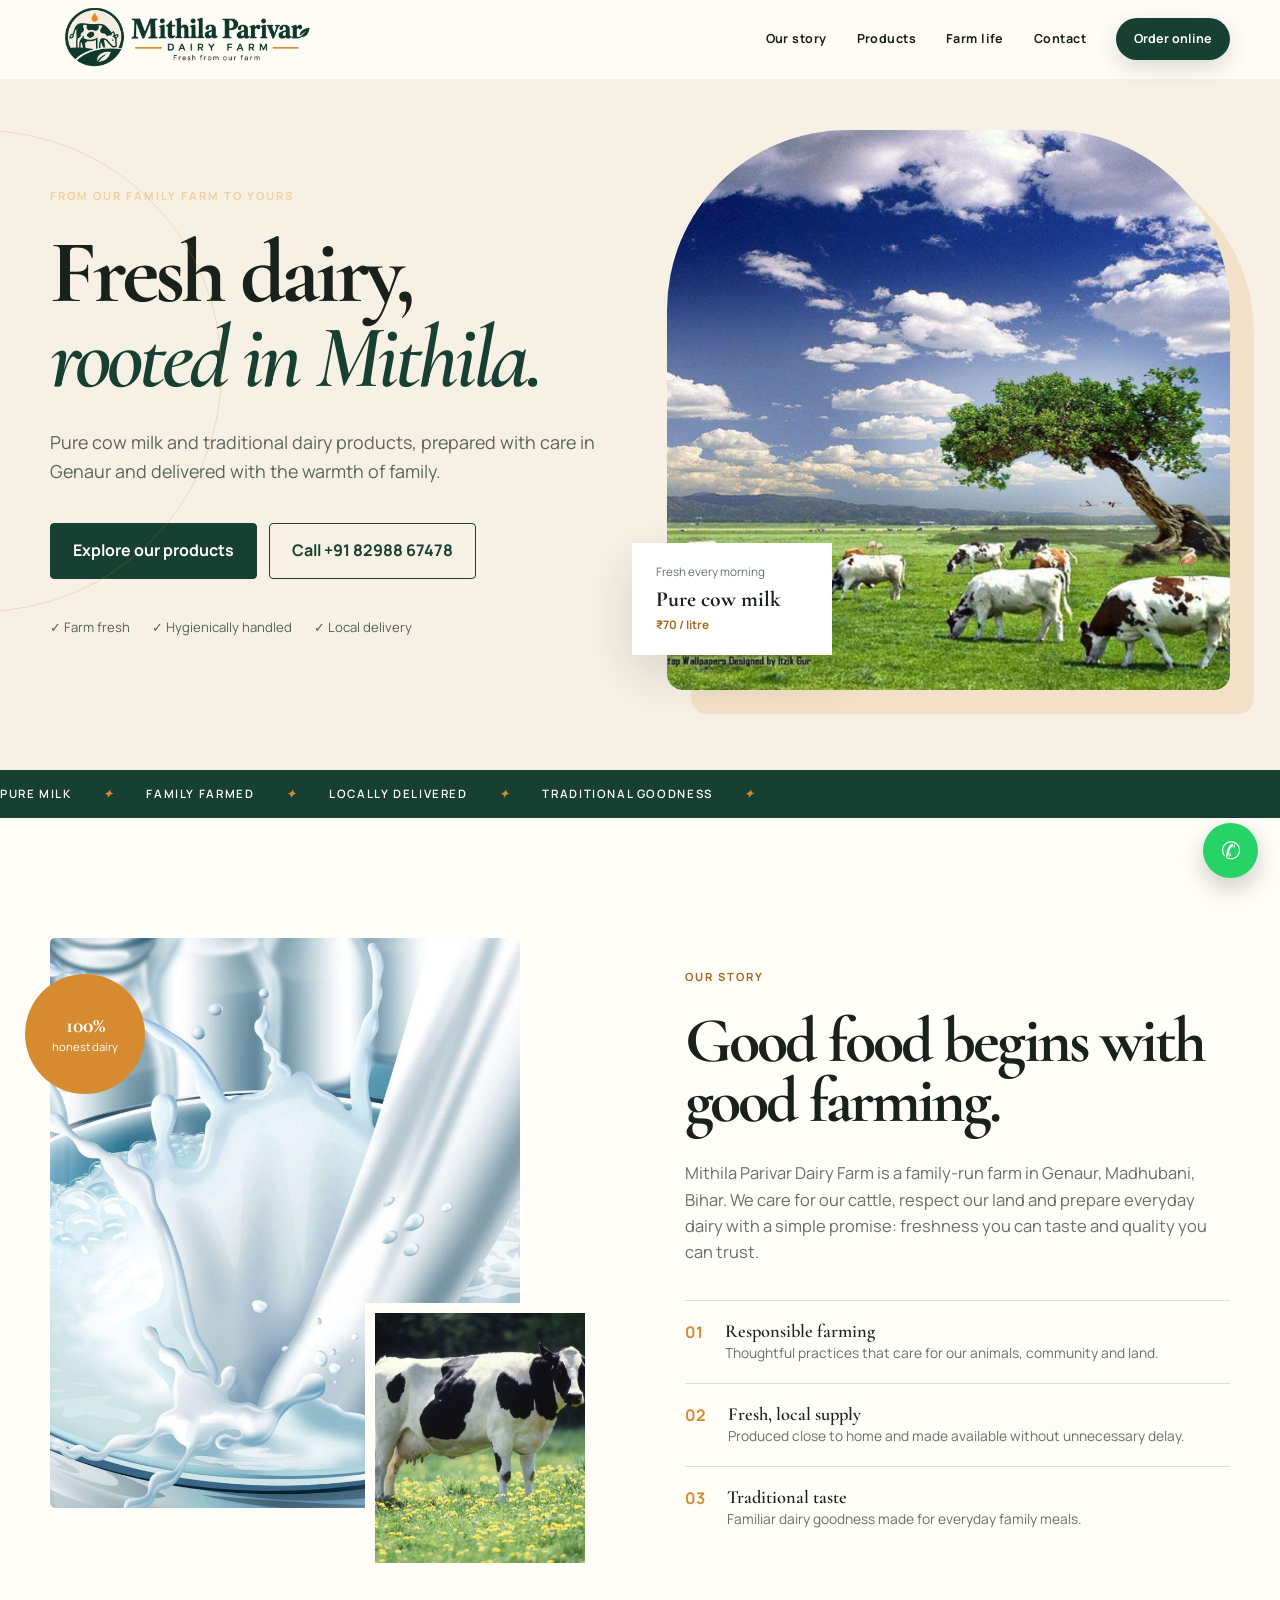
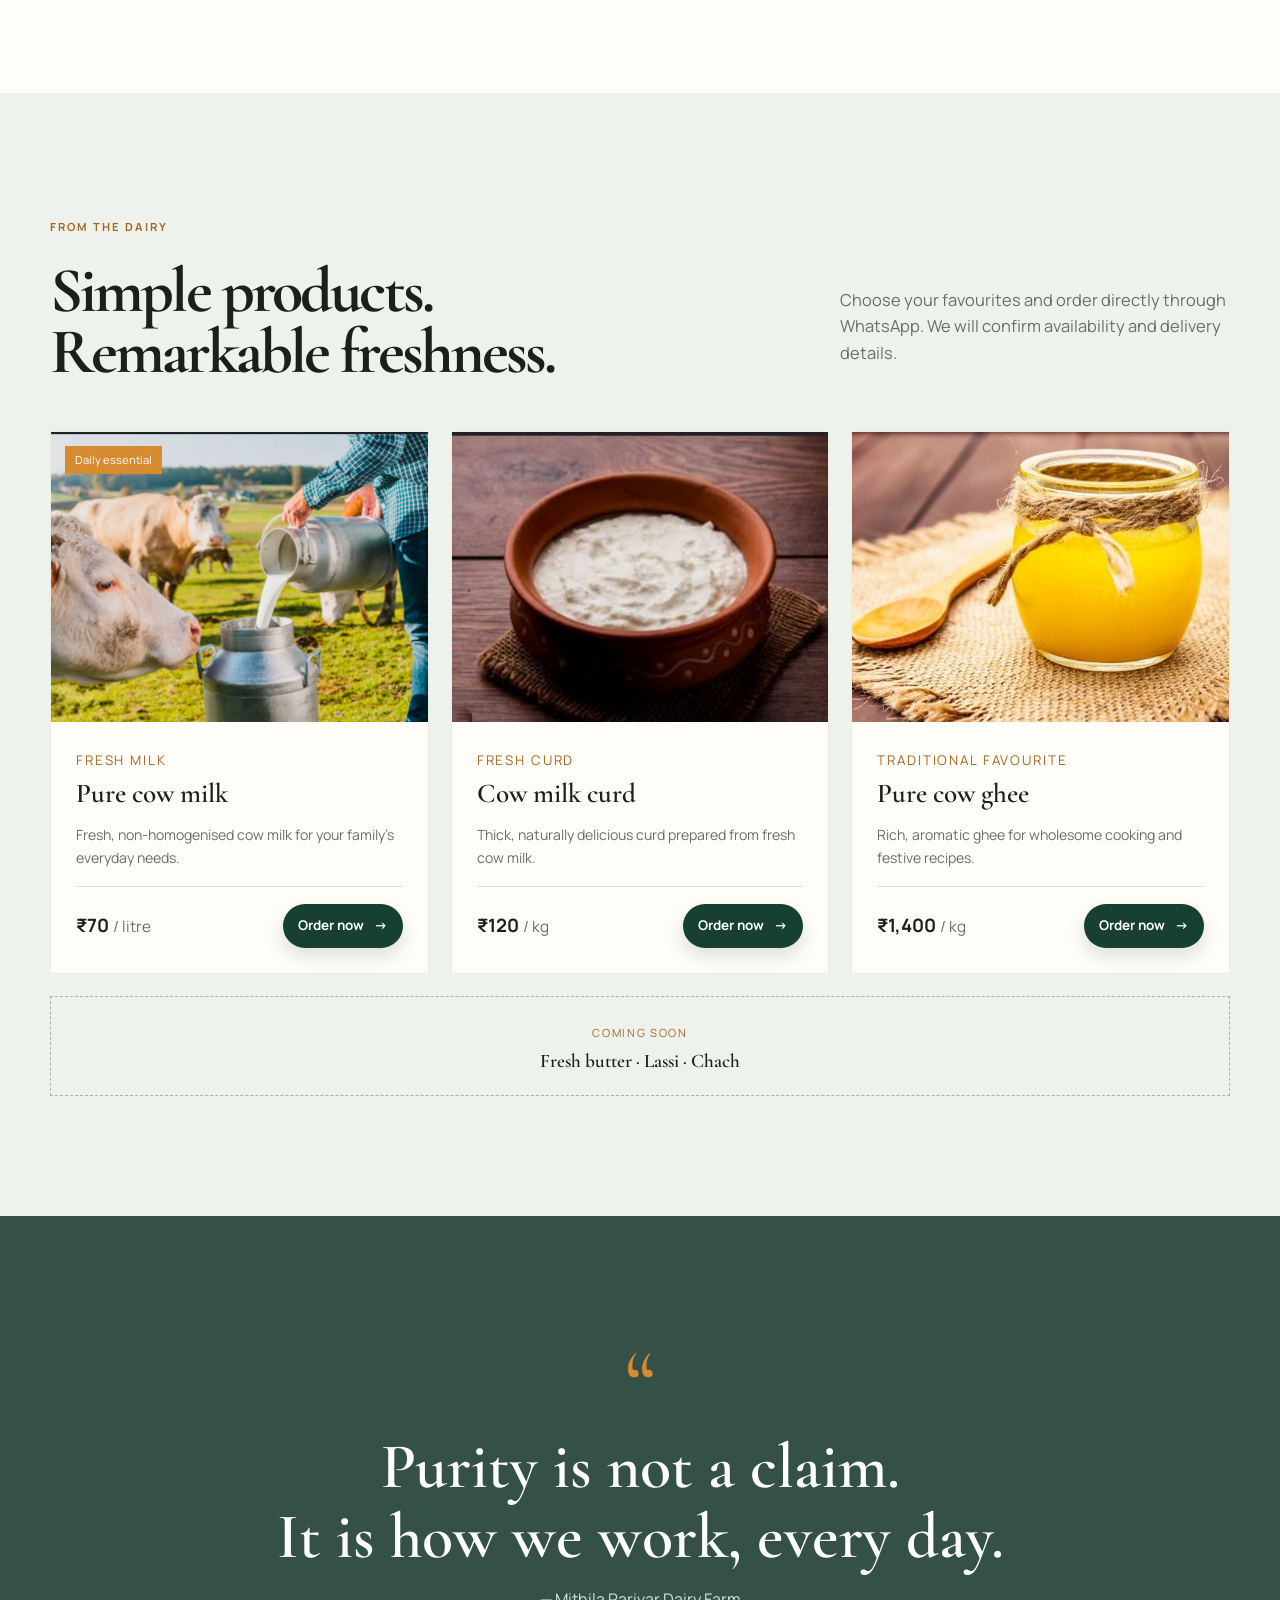
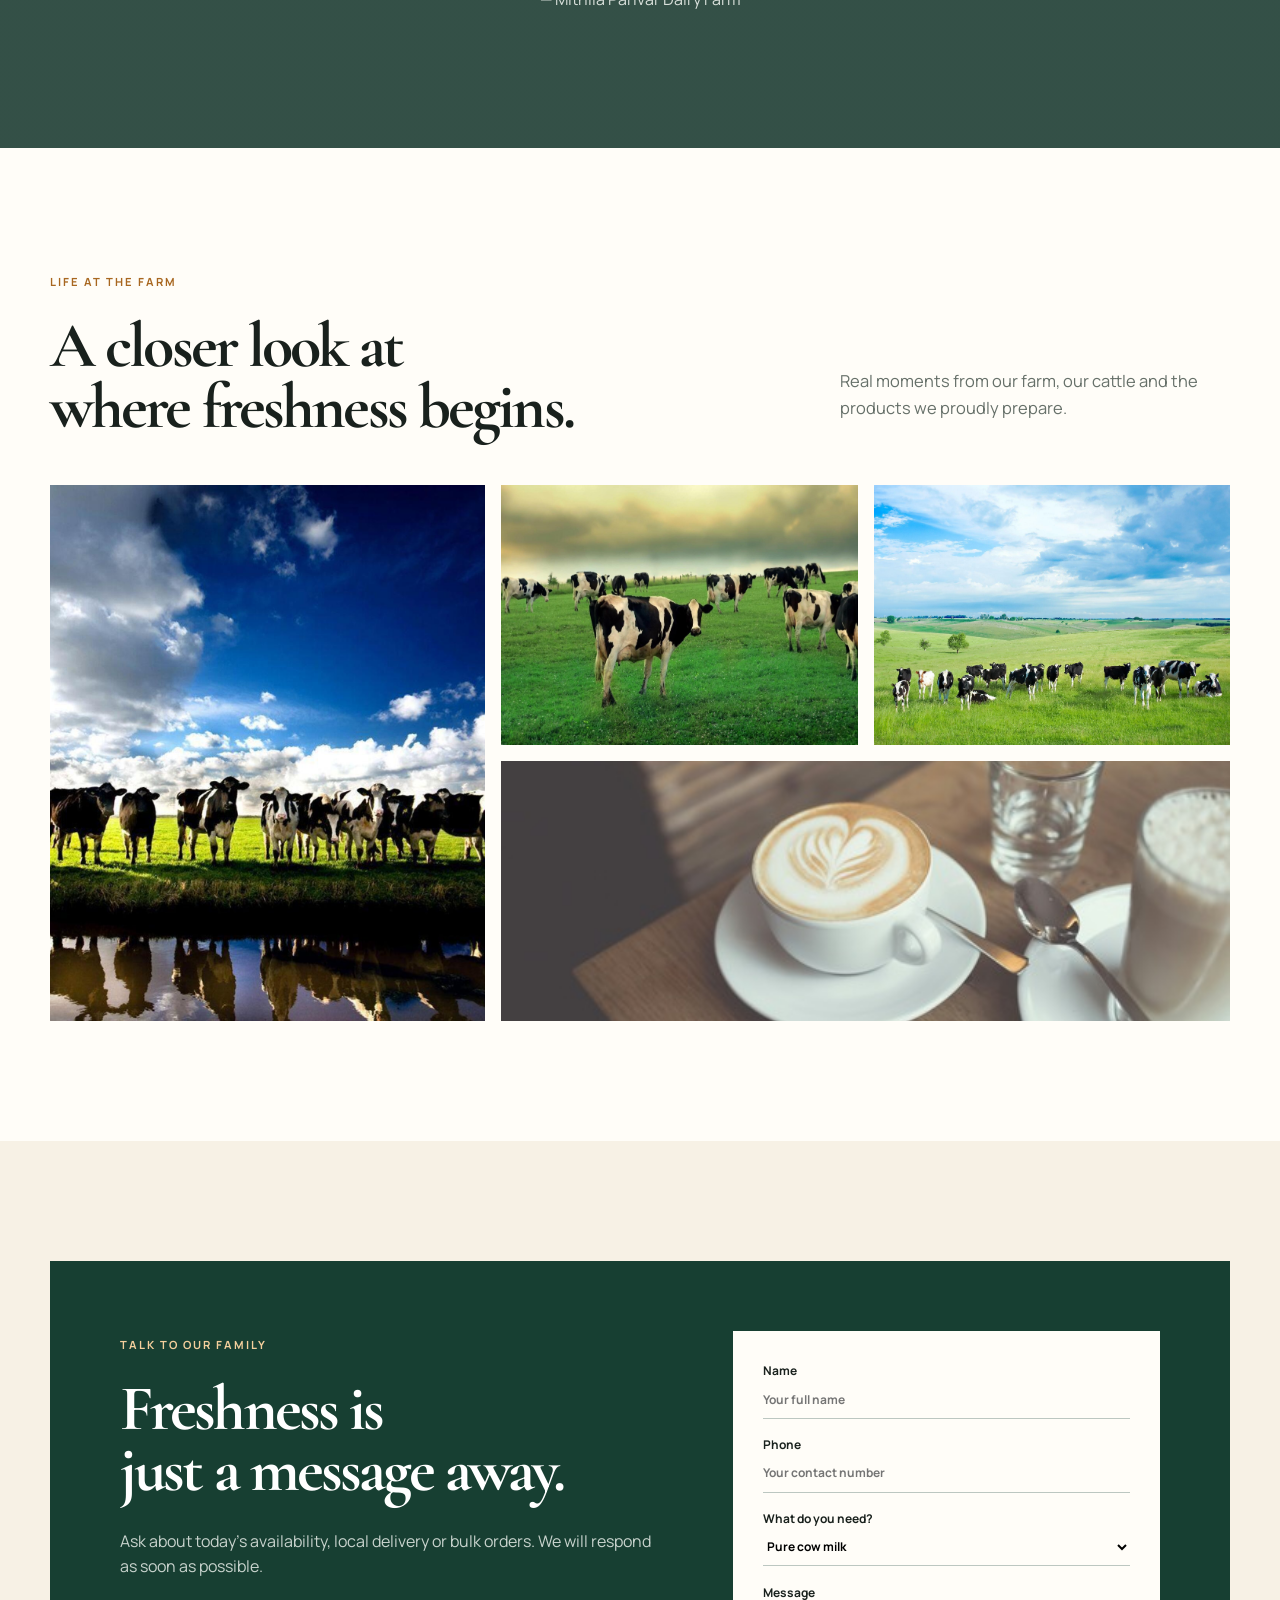
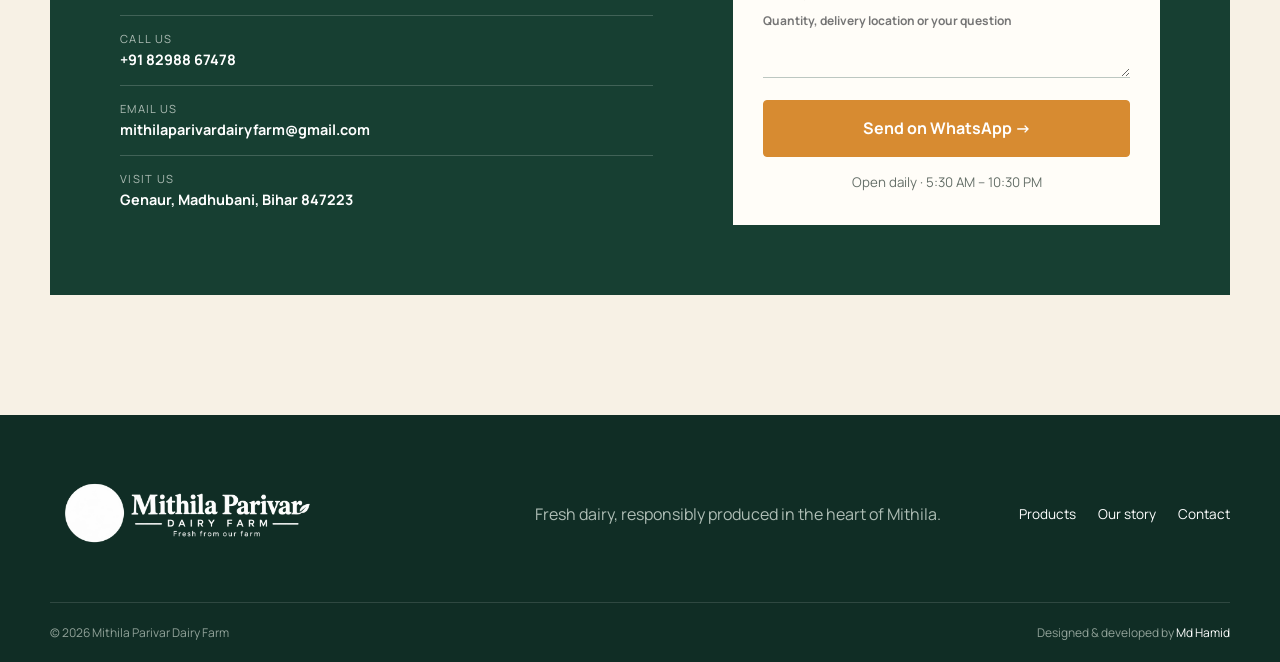
<file: index.html>
<!doctype html><html lang="en"><head><meta charset="utf-8"><meta name="viewport" content="width=device-width,initial-scale=1"><meta name="description" content="Farm-fresh milk, curd and ghee from Mithila Parivar Dairy Farm in Genaur, Madhubani."><meta name="theme-color" content="#173f32"><link rel="icon" type="image/png" href="favicon.png"><title>Mithila Parivar Dairy Farm | Pure goodness, delivered fresh</title><link rel="preconnect" href="https://fonts.googleapis.com"><link rel="preconnect" href="https://fonts.gstatic.com" crossorigin><link href="https://fonts.googleapis.com/css2?family=Cormorant+Garamond:wght@600;700&family=Manrope:wght@400;500;600;700;800&display=swap" rel="stylesheet"><link rel="stylesheet" href="style.css"></head><body>
<a class="skip" href="#main">Skip to content</a><header class="header"><nav class="nav wrap" aria-label="Main navigation"><a class="brand" href="#home"><img class="brand-lockup" src="logo-website.png" alt="Mithila Parivar Dairy Farm — Fresh from our farm"></a><button class="menu" aria-label="Open navigation" aria-expanded="false"><span></span><span></span><span></span></button><div class="navlinks"><a href="#about">Our story</a><a href="#products">Products</a><a href="#gallery">Farm life</a><a href="#contact">Contact</a><a class="nav-cta" href="order.html">Order online</a></div></nav></header>
<main id="main"><section class="hero" id="home"><div class="hero-bg"></div><div class="wrap hero-grid"><div class="hero-copy reveal"><span class="eyebrow">From our family farm to yours</span><h1>Fresh dairy,<br><em>rooted in Mithila.</em></h1><p>Pure cow milk and traditional dairy products, prepared with care in Genaur and delivered with the warmth of family.</p><div class="actions"><a class="btn primary" href="#products">Explore our products</a><a class="btn ghost" href="tel:+918298867478">Call +91 82988 67478</a></div><div class="trust"><span>✓ Farm fresh</span><span>✓ Hygienically handled</span><span>✓ Local delivery</span></div></div><div class="hero-visual reveal"><img src="Home1.jpg" alt="Cows at Mithila Parivar Dairy Farm"><div class="floating-card"><span>Fresh every morning</span><b>Pure cow milk</b><small>₹70 / litre</small></div></div></div></section>
<section class="marquee" aria-label="Our values"><div>PURE MILK <i>✦</i> FAMILY FARMED <i>✦</i> LOCALLY DELIVERED <i>✦</i> TRADITIONAL GOODNESS <i>✦</i></div></section>
<section class="story section" id="about"><div class="wrap story-grid"><div class="story-images reveal"><img class="main-img" src="milk.jpg" alt="Fresh milk from the farm"><img class="small-img" src="cow.jpg" alt="Healthy cow on the farm"><span class="year-badge"><b>100%</b> honest dairy</span></div><div class="story-copy reveal"><span class="eyebrow dark">Our story</span><h2>Good food begins with good farming.</h2><p>Mithila Parivar Dairy Farm is a family-run farm in Genaur, Madhubani, Bihar. We care for our cattle, respect our land and prepare everyday dairy with a simple promise: freshness you can taste and quality you can trust.</p><div class="values"><article><b>01</b><div><h3>Responsible farming</h3><p>Thoughtful practices that care for our animals, community and land.</p></div></article><article><b>02</b><div><h3>Fresh, local supply</h3><p>Produced close to home and made available without unnecessary delay.</p></div></article><article><b>03</b><div><h3>Traditional taste</h3><p>Familiar dairy goodness made for everyday family meals.</p></div></article></div></div></div></section>
<section class="products section" id="products"><div class="wrap"><div class="section-head reveal"><div><span class="eyebrow dark">From the dairy</span><h2>Simple products.<br>Remarkable freshness.</h2></div><p>Choose your favourites and order directly through WhatsApp. We will confirm availability and delivery details.</p></div><div class="product-grid">
<article class="product featured reveal"><div class="product-img"><img src="gallery4.png" alt="Pure cow milk"><span>Daily essential</span></div><div class="product-info"><small>Fresh milk</small><h3>Pure cow milk</h3><p>Fresh, non-homogenised cow milk for your family’s everyday needs.</p><div><strong>₹70 <small>/ litre</small></strong><a class="order-button" href="order.html?product=milk">Order now <span>→</span></a></div></div></article>
<article class="product reveal"><div class="product-img"><img src="gallery2.png" alt="Fresh cow curd"></div><div class="product-info"><small>Fresh curd</small><h3>Cow milk curd</h3><p>Thick, naturally delicious curd prepared from fresh cow milk.</p><div><strong>₹120 <small>/ kg</small></strong><a class="order-button" href="order.html?product=curd">Order now <span>→</span></a></div></div></article>
<article class="product reveal"><div class="product-img"><img src="gallery3.jpg" alt="Pure traditional ghee"></div><div class="product-info"><small>Traditional favourite</small><h3>Pure cow ghee</h3><p>Rich, aromatic ghee for wholesome cooking and festive recipes.</p><div><strong>₹1,400 <small>/ kg</small></strong><a class="order-button" href="order.html?product=ghee">Order now <span>→</span></a></div></div></article>
</div><div class="coming reveal"><span>Coming soon</span><p>Fresh butter · Lassi · Chach</p></div></div></section>
<section class="quote"><div class="wrap reveal"><span>“</span><blockquote>Purity is not a claim.<br>It is how we work, every day.</blockquote><p>— Mithila Parivar Dairy Farm</p></div></section>
<section class="gallery section" id="gallery"><div class="wrap"><div class="section-head reveal"><div><span class="eyebrow dark">Life at the farm</span><h2>A closer look at<br>where freshness begins.</h2></div><p>Real moments from our farm, our cattle and the products we proudly prepare.</p></div><div class="gallery-grid"><button class="g1 reveal"><img src="Home2.jpg" alt="Cattle at the dairy farm"></button><button class="g2 reveal"><img src="Home3.jpg" alt="Farm life in Genaur"></button><button class="g3 reveal"><img src="Home4.jpg" alt="Cows feeding at the farm"></button><button class="g4 reveal"><img src="gallery_5.jpg" alt="Fresh dairy product"></button></div></div></section>
<section class="contact section" id="contact"><div class="wrap contact-card reveal"><div><span class="eyebrow">Talk to our family</span><h2>Freshness is<br>just a message away.</h2><p>Ask about today’s availability, local delivery or bulk orders. We will respond as soon as possible.</p><div class="contact-links"><a href="tel:+918298867478"><span>Call us</span><b>+91 82988 67478</b></a><a href="mailto:mithilaparivardairyfarm@gmail.com"><span>Email us</span><b>mithilaparivardairyfarm@gmail.com</b></a><a href="https://maps.google.com/?q=Genaur%2C%20Madhubani%2C%20Bihar%20847223" target="_blank" rel="noopener"><span>Visit us</span><b>Genaur, Madhubani, Bihar 847223</b></a></div></div><form id="enquiryForm"><label>Name<input id="name" required placeholder="Your full name"></label><label>Phone<input id="phone" required inputmode="tel" placeholder="Your contact number"></label><label>What do you need?<select id="interest"><option>Pure cow milk</option><option>Fresh cow curd</option><option>Pure cow ghee</option><option>Bulk order</option><option>General enquiry</option></select></label><label>Message<textarea id="message" rows="3" placeholder="Quantity, delivery location or your question"></textarea></label><button class="btn light" type="submit">Send on WhatsApp →</button><small>Open daily · 5:30 AM – 10:30 PM</small></form></div></section></main>
<footer><div class="wrap footer"><a class="brand inverse" href="#home"><img class="brand-lockup" src="logo-website.png" alt="Mithila Parivar Dairy Farm"></a><p>Fresh dairy, responsibly produced in the heart of Mithila.</p><div><a href="#products">Products</a><a href="#about">Our story</a><a href="#contact">Contact</a></div></div><div class="wrap copyright"><span>© <span id="year"></span> Mithila Parivar Dairy Farm</span><span>Designed & developed by <a href="https://github.com/mdhamid17" target="_blank" rel="noopener">Md Hamid</a></span></div></footer>
<a class="whatsapp" href="https://wa.me/918298867478?text=Hello%20Mithila%20Parivar%20Dairy%20Farm" target="_blank" rel="noopener" aria-label="Chat on WhatsApp">✆</a><dialog id="lightbox"><button aria-label="Close image">×</button><img alt="Expanded farm photograph"></dialog><script src="script.js"></script></body></html>
</file>
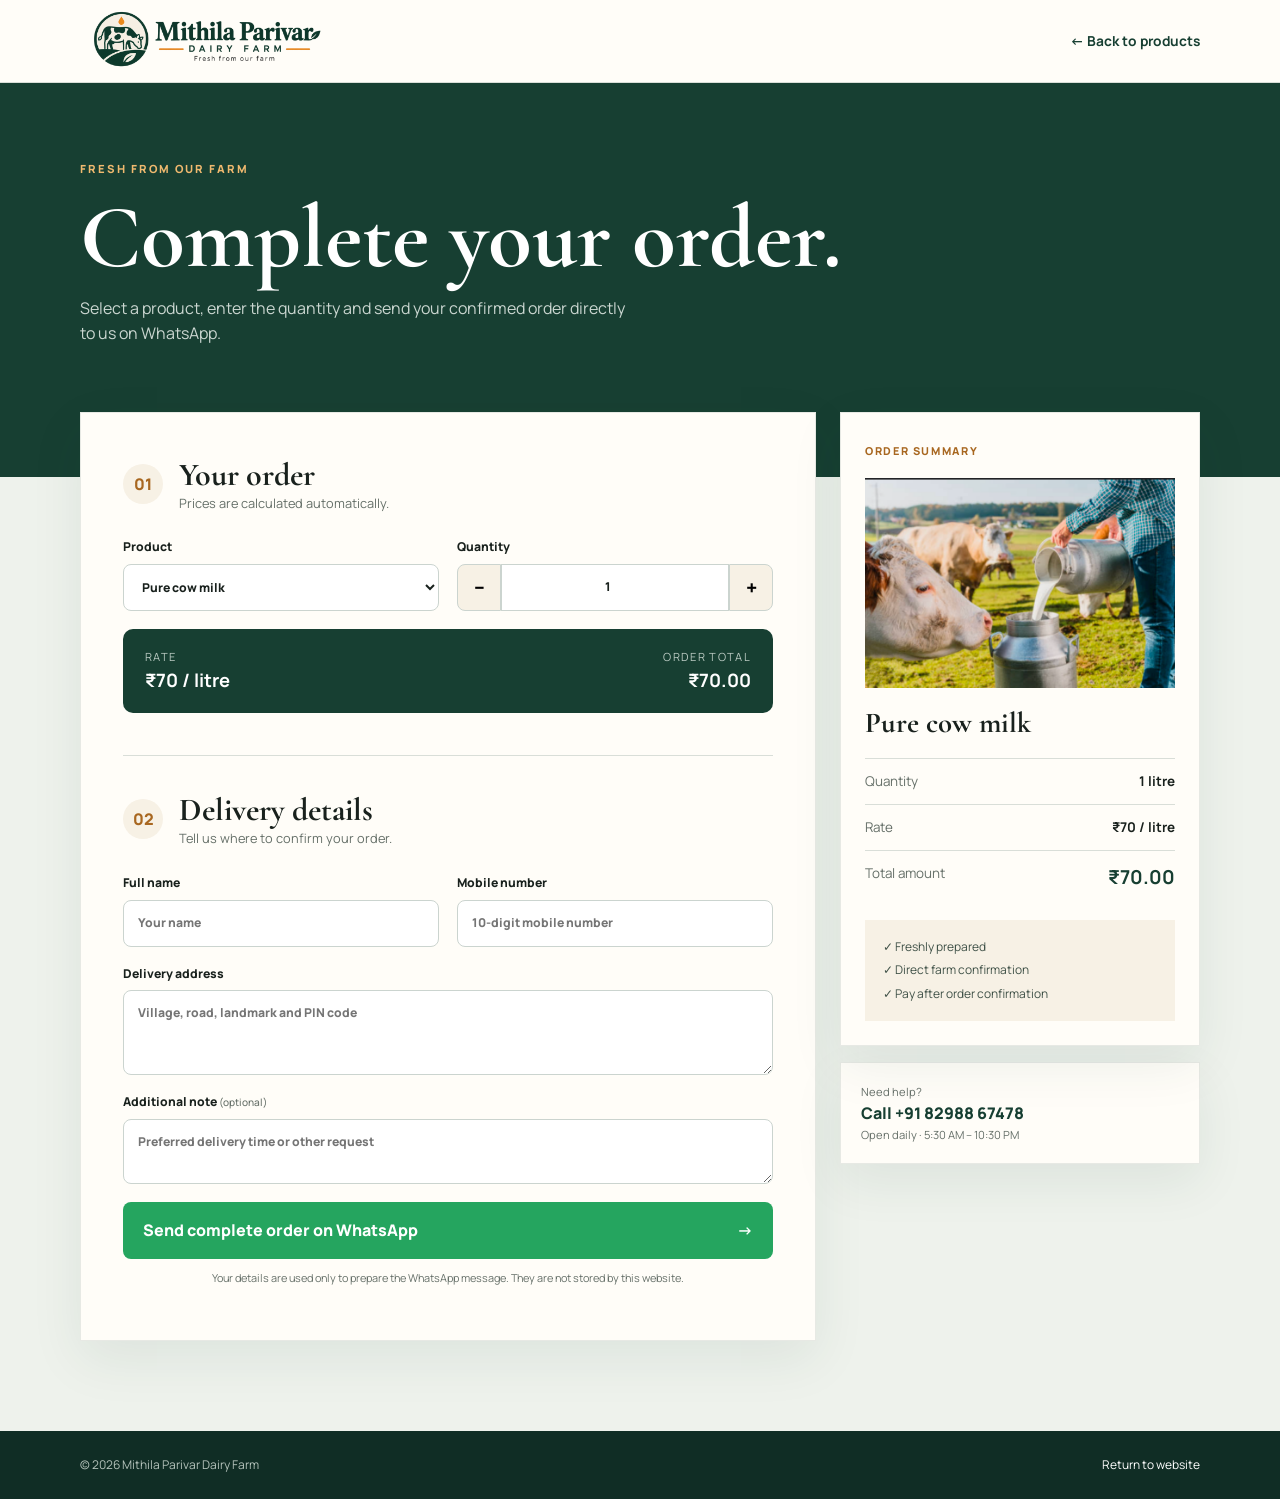
<file: order.html>
<!doctype html><html lang="en"><head><meta charset="utf-8"><meta name="viewport" content="width=device-width,initial-scale=1"><meta name="description" content="Order fresh milk, curd and ghee from Mithila Parivar Dairy Farm."><meta name="theme-color" content="#173f32"><link rel="icon" href="favicon.png"><title>Place your order | Mithila Parivar Dairy Farm</title><link rel="preconnect" href="https://fonts.googleapis.com"><link rel="preconnect" href="https://fonts.gstatic.com" crossorigin><link href="https://fonts.googleapis.com/css2?family=Cormorant+Garamond:wght@600;700&family=Manrope:wght@400;500;600;700;800&display=swap" rel="stylesheet"><link rel="stylesheet" href="order.css"></head><body>
<header><div class="wrap order-nav"><a href="index.html"><img src="logo-website.png" alt="Mithila Parivar Dairy Farm"></a><a class="back" href="index.html#products">← Back to products</a></div></header>
<main><section class="order-hero"><div class="wrap"><span>Fresh from our farm</span><h1>Complete your order.</h1><p>Select a product, enter the quantity and send your confirmed order directly to us on WhatsApp.</p></div></section>
<section class="order-section"><div class="wrap order-layout"><form id="orderForm" novalidate><div class="form-head"><span>01</span><div><h2>Your order</h2><p>Prices are calculated automatically.</p></div></div><div class="field-row"><label>Product<select id="product" required><option value="milk">Pure cow milk</option><option value="curd">Fresh cow curd</option><option value="ghee">Pure cow ghee</option></select></label><label>Quantity<div class="quantity"><button type="button" id="minus" aria-label="Decrease quantity">−</button><input id="quantity" type="number" min="0.5" step="0.5" value="1" required><button type="button" id="plus" aria-label="Increase quantity">+</button></div></label></div><div class="price-strip"><div><small>Rate</small><strong id="rate">₹70 / litre</strong></div><div><small>Order total</small><strong id="total">₹70</strong></div></div><div class="form-head second"><span>02</span><div><h2>Delivery details</h2><p>Tell us where to confirm your order.</p></div></div><div class="field-row"><label>Full name<input id="customerName" autocomplete="name" placeholder="Your name" required></label><label>Mobile number<input id="mobile" type="tel" inputmode="numeric" autocomplete="tel" placeholder="10-digit mobile number" pattern="[0-9]{10}" maxlength="10" required></label></div><label>Delivery address<textarea id="address" rows="3" placeholder="Village, road, landmark and PIN code" required></textarea></label><label>Additional note <small>(optional)</small><textarea id="note" rows="2" placeholder="Preferred delivery time or other request"></textarea></label><p class="form-error" id="formError" role="alert"></p><button class="submit" type="submit"><span>Send complete order on WhatsApp</span><b>→</b></button><p class="privacy">Your details are used only to prepare the WhatsApp message. They are not stored by this website.</p></form>
<aside><div class="summary"><span class="summary-label">Order summary</span><img id="productImage" src="gallery4.png" alt="Pure cow milk"><h2 id="summaryName">Pure cow milk</h2><div class="summary-row"><span>Quantity</span><b id="summaryQty">1 litre</b></div><div class="summary-row"><span>Rate</span><b id="summaryRate">₹70 / litre</b></div><div class="summary-row total-row"><span>Total amount</span><b id="summaryTotal">₹70</b></div><div class="assurance"><p>✓ Freshly prepared</p><p>✓ Direct farm confirmation</p><p>✓ Pay after order confirmation</p></div></div><div class="help"><span>Need help?</span><a href="tel:+918298867478">Call +91 82988 67478</a><small>Open daily · 5:30 AM – 10:30 PM</small></div></aside></div></section></main>
<footer><div class="wrap"><span>© <span id="year"></span> Mithila Parivar Dairy Farm</span><a href="index.html">Return to website</a></div></footer><script src="order.js"></script></body></html>
</file>
<file: style.css>
:root{--forest:#173f32;--forest2:#235746;--cream:#f7f1e5;--paper:#fffdf8;--saffron:#d78b31;--ink:#19211d;--muted:#667069;--line:rgba(23,63,50,.15);--serif:"Playfair Display",serif;--sans:"DM Sans",sans-serif}*{box-sizing:border-box}html{scroll-behavior:smooth}body{margin:0;background:var(--paper);color:var(--ink);font-family:var(--sans);line-height:1.6}img{display:block;width:100%}a{color:inherit;text-decoration:none}button,input,select,textarea{font:inherit}.wrap{width:min(1180px,calc(100% - 40px));margin:auto}.skip{position:fixed;left:12px;top:-60px;background:#fff;padding:10px;z-index:99}.skip:focus{top:12px}.header{position:fixed;inset:0 0 auto;z-index:20;background:rgba(255,253,248,.9);backdrop-filter:blur(14px);border-bottom:1px solid transparent;transition:.25s}.header.scrolled{border-color:var(--line);box-shadow:0 8px 30px rgba(24,43,35,.06)}.nav{height:78px;display:flex;align-items:center;justify-content:space-between}.brand{display:flex;align-items:center;gap:12px}.brand img{width:48px;height:48px;object-fit:contain}.brand span{display:grid;line-height:1.15}.brand b{font-family:var(--serif);font-size:1.15rem}.brand small{margin-top:4px;color:var(--muted);letter-spacing:.08em;text-transform:uppercase;font-size:.62rem}.navlinks{display:flex;align-items:center;gap:30px;font-size:.9rem;font-weight:600}.navlinks>a:not(.nav-cta){position:relative}.navlinks>a:not(.nav-cta):after{content:"";position:absolute;left:0;right:100%;bottom:-6px;height:2px;background:var(--saffron);transition:.2s}.navlinks>a:hover:after{right:0}.nav-cta{padding:11px 18px;background:var(--forest);color:#fff;border-radius:99px}.menu{display:none;border:0;background:none;padding:8px}.menu span{display:block;width:24px;height:2px;margin:5px;background:var(--forest)}.hero{min-height:760px;padding:130px 0 80px;background:var(--cream);position:relative;overflow:hidden}.hero:after{content:"";position:absolute;width:480px;height:480px;border:1px solid rgba(215,139,49,.25);border-radius:50%;left:-260px;top:130px}.hero-grid{display:grid;grid-template-columns:1fr 1.03fr;gap:70px;align-items:center}.eyebrow{font-size:.7rem;font-weight:700;letter-spacing:.18em;text-transform:uppercase;color:#f3cf9c}.eyebrow.dark{color:#a86720}.hero h1,.section h2,.contact h2{font:700 clamp(3.6rem,7vw,6.5rem)/.95 var(--serif);margin:22px 0 28px;letter-spacing:-.045em}.hero h1 em{color:var(--forest);font-weight:600}.hero-copy>p{font-size:1.12rem;color:#59645e;max-width:560px}.actions{display:flex;gap:12px;margin:38px 0}.btn{display:inline-flex;justify-content:center;align-items:center;padding:14px 22px;border-radius:4px;font-weight:700;border:1px solid var(--forest);cursor:pointer}.btn.primary{background:var(--forest);color:#fff}.btn.ghost{color:var(--forest)}.btn:hover{transform:translateY(-2px)}.trust{display:flex;gap:22px;flex-wrap:wrap;color:#536159;font-size:.82rem}.hero-visual{position:relative}.hero-visual>img{height:560px;object-fit:cover;border-radius:180px 180px 16px 16px;box-shadow:24px 24px 0 rgba(215,139,49,.16)}.floating-card{position:absolute;left:-35px;bottom:35px;background:#fff;padding:20px 24px;box-shadow:0 18px 50px rgba(25,33,29,.15);display:grid;min-width:200px}.floating-card span,.floating-card small{color:var(--muted);font-size:.73rem}.floating-card b{font-family:var(--serif);font-size:1.35rem}.floating-card small{color:#a86720;font-weight:700}.marquee{overflow:hidden;background:var(--forest);color:#fff;padding:15px 0;white-space:nowrap;font-weight:600;letter-spacing:.14em;font-size:.72rem}.marquee div{width:max-content;animation:move 22s linear infinite}.marquee i{color:var(--saffron);padding:0 28px}@keyframes move{to{transform:translateX(-50%)}}.section{padding:120px 0}.story-grid{display:grid;grid-template-columns:1fr 1fr;gap:90px;align-items:center}.story-images{position:relative;padding:0 75px 65px 0}.main-img{height:570px;object-fit:cover;border-radius:5px}.small-img{position:absolute;width:230px;height:270px;object-fit:cover;right:0;bottom:0;border:10px solid var(--paper)}.year-badge{position:absolute;left:-25px;top:36px;width:120px;height:120px;border-radius:50%;background:var(--saffron);color:#fff;display:grid;place-content:center;text-align:center;font-size:.7rem}.year-badge b{font:700 1.35rem var(--serif)}.section h2{font-size:clamp(2.6rem,5vw,4.6rem)}.story-copy>p,.section-head>p{color:var(--muted);font-size:1.03rem}.values{margin-top:34px}.values article{display:flex;gap:22px;padding:19px 0;border-top:1px solid var(--line)}.values article>b{color:var(--saffron)}.values h3,.values p{margin:0}.values h3{font:600 1.15rem var(--serif)}.values p{font-size:.86rem;color:var(--muted)}.products{background:#eef2ec}.section-head{display:flex;justify-content:space-between;align-items:end;margin-bottom:48px}.section-head h2{margin-bottom:0}.section-head>p{max-width:390px}.product-grid{display:grid;grid-template-columns:repeat(3,1fr);gap:22px}.product{background:var(--paper);border:1px solid rgba(23,63,50,.09);transition:.3s}.product:hover{transform:translateY(-8px);box-shadow:0 20px 50px rgba(23,63,50,.1)}.product-img{height:290px;overflow:hidden;position:relative;background:#e4e7dd}.product-img img{height:100%;object-fit:cover;transition:.5s}.product:hover img{transform:scale(1.04)}.product-img span{position:absolute;top:14px;left:14px;background:var(--saffron);color:#fff;padding:5px 10px;font-size:.7rem}.product-info{padding:25px}.product-info>small{color:#a86720;text-transform:uppercase;letter-spacing:.14em}.product h3{font:600 1.7rem var(--serif);margin:5px 0}.product p{color:var(--muted);font-size:.88rem;min-height:48px}.product-info>div{display:flex;align-items:center;justify-content:space-between;border-top:1px solid var(--line);padding-top:17px}.product strong{font-size:1.15rem}.product strong small{font-weight:400;color:var(--muted)}.product a{color:var(--forest);font-weight:700;font-size:.84rem}.coming{text-align:center;border:1px dashed rgba(23,63,50,.35);padding:22px;margin-top:22px}.coming span{text-transform:uppercase;color:#a86720;font-size:.7rem;letter-spacing:.15em}.coming p{margin:5px 0 0;font:600 1.2rem var(--serif)}.quote{padding:120px 0;background:linear-gradient(rgba(13,47,37,.84),rgba(13,47,37,.84)),url("milk-background.jpg") center/cover fixed;color:#fff;text-align:center}.quote span{font:6rem/1 var(--serif);color:var(--saffron)}blockquote{font:600 clamp(2.3rem,5vw,4.5rem)/1.08 var(--serif);margin:0}.quote p{color:#d8dfda}.gallery-grid{display:grid;grid-template-columns:1.1fr .9fr .9fr;grid-template-rows:260px 260px;gap:16px}.gallery-grid button{padding:0;border:0;overflow:hidden;cursor:zoom-in;background:#ddd}.gallery-grid img{height:100%;object-fit:cover;transition:.45s}.gallery-grid button:hover img{transform:scale(1.05)}.g1{grid-row:1/3}.g4{grid-column:2/4}.contact{background:var(--cream)}.contact-card{background:var(--forest);color:#fff;padding:70px;display:grid;grid-template-columns:1fr .8fr;gap:80px}.contact h2{font-size:clamp(2.8rem,5vw,4.8rem)}.contact-card>div>p{color:#c8d3cd}.contact-links{display:grid;margin-top:35px}.contact-links a{display:grid;padding:14px 0;border-top:1px solid rgba(255,255,255,.18)}.contact-links span{color:#aebdb5;font-size:.7rem;text-transform:uppercase;letter-spacing:.12em}.contact-links b{font-size:.9rem}.contact form{background:var(--paper);color:var(--ink);padding:30px;display:grid;gap:15px}.contact label{font-size:.75rem;font-weight:700}.contact input,.contact select,.contact textarea{width:100%;border:0;border-bottom:1px solid #bcc7c1;background:transparent;padding:9px 0;outline:none;border-radius:0}.contact input:focus,.contact select:focus,.contact textarea:focus{border-color:var(--saffron)}.btn.light{background:var(--saffron);border-color:var(--saffron);color:#fff}.contact form>small{text-align:center;color:var(--muted)}footer{background:#102d25;color:#fff;padding:55px 0 20px}.brand.inverse small,footer p{color:#aebdb5}.footer{display:grid;grid-template-columns:1fr 1fr auto;align-items:center;gap:35px}.footer>div{display:flex;gap:22px;font-size:.85rem}.copyright{margin-top:42px;padding-top:20px;border-top:1px solid rgba(255,255,255,.13);display:flex;justify-content:space-between;color:#91a299;font-size:.75rem}.copyright a{color:#fff}.whatsapp{position:fixed;right:22px;bottom:22px;width:55px;height:55px;border-radius:50%;display:grid;place-items:center;background:#25d366;color:#fff;font-size:1.5rem;box-shadow:0 10px 25px rgba(0,0,0,.2);z-index:15}dialog{border:0;background:transparent;max-width:min(1000px,92vw);padding:0}dialog::backdrop{background:rgba(0,0,0,.86)}dialog img{max-height:85vh;object-fit:contain}dialog button{position:absolute;right:8px;top:8px;border:0;background:#fff;width:38px;height:38px;font-size:1.6rem;cursor:pointer}.reveal{opacity:0;transform:translateY(24px);transition:.7s}.reveal.visible{opacity:1;transform:none}@media(max-width:850px){.navlinks{position:fixed;top:78px;left:0;right:0;background:var(--paper);padding:25px;display:none;flex-direction:column;align-items:stretch}.navlinks.open{display:flex}.menu{display:block}.hero-grid,.story-grid,.contact-card{grid-template-columns:1fr}.hero{padding-top:115px}.hero-visual{max-width:620px}.hero-visual>img{height:470px}.story-grid,.contact-card{gap:45px}.product-grid{grid-template-columns:1fr 1fr}.section-head{align-items:start;flex-direction:column}.gallery-grid{grid-template-columns:1fr 1fr}.g1{grid-row:auto}.g4{grid-column:1/3}.footer{grid-template-columns:1fr}.contact-card{padding:45px}.footer>div{flex-wrap:wrap}}@media(max-width:560px){.wrap{width:min(100% - 28px,1180px)}.hero{min-height:auto}.hero h1{font-size:3.45rem}.hero-grid{gap:35px}.hero-visual>img{height:390px;border-radius:110px 110px 10px 10px}.floating-card{left:-8px}.section{padding:80px 0}.story-images{padding:0 45px 50px 0}.main-img{height:420px}.small-img{width:160px;height:190px}.year-badge{left:-5px;width:95px;height:95px}.product-grid{grid-template-columns:1fr}.gallery-grid{display:grid;grid-template-columns:1fr;grid-template-rows:repeat(4,230px)}.g4{grid-column:auto}.contact-card{padding:30px 20px}.contact form{padding:23px 18px}.footer>div{display:grid}.copyright{display:grid;gap:8px}.actions{flex-direction:column}.btn{width:100%}.trust{gap:10px}.section-head h2{font-size:2.7rem}}
@media(prefers-reduced-motion:reduce){*{scroll-behavior:auto!important;animation:none!important;transition:none!important}.reveal{opacity:1;transform:none}}

.brand img.brand-lockup{width:clamp(190px,22vw,270px);height:auto;object-fit:contain}.brand.inverse img.brand-lockup{filter:brightness(0) invert(1)}@media(max-width:560px){.brand img.brand-lockup{width:185px}}

/* Refined typography, order buttons and mobile menu */
:root{--serif:"Cormorant Garamond",serif;--sans:"Manrope",sans-serif}
.header{font-family:var(--sans)}
.navlinks{font-size:.78rem;font-weight:700;letter-spacing:.035em}
.nav-cta{letter-spacing:0;text-transform:none;box-shadow:0 8px 22px rgba(23,63,50,.16)}
.product-info>div{gap:14px}
.product a.order-button{display:inline-flex;align-items:center;gap:10px;background:var(--forest);color:#fff;padding:11px 15px;border-radius:999px;white-space:nowrap;transition:.25s;box-shadow:0 8px 18px rgba(23,63,50,.15)}
.product a.order-button span{transition:transform .25s}
.product a.order-button:hover{background:var(--saffron);transform:translateY(-2px)}
.product a.order-button:hover span{transform:translateX(3px)}
@media(max-width:850px){
 .navlinks{top:70px;left:auto;right:14px;width:min(330px,calc(100% - 28px));padding:12px;background:rgba(255,253,248,.98);border:1px solid var(--line);border-radius:16px;box-shadow:0 22px 60px rgba(23,63,50,.18);gap:4px;animation:menuIn .2s ease}
 .navlinks>a{padding:13px 15px;border-radius:10px;font-family:var(--serif);font-size:1.18rem;letter-spacing:0}
 .navlinks>a:not(.nav-cta):hover{background:var(--cream);color:var(--forest)}
 .navlinks>a:not(.nav-cta):after{display:none}
 .navlinks .nav-cta{margin-top:5px;text-align:center;font-family:var(--sans);font-size:.86rem}
 .menu{width:44px;height:44px;border:1px solid var(--line);border-radius:50%;display:grid;place-content:center;background:#fff}
 .menu span{transition:.2s;margin:3px}
 .menu[aria-expanded="true"] span:nth-child(1){transform:translateY(8px) rotate(45deg)}
 .menu[aria-expanded="true"] span:nth-child(2){opacity:0}
 .menu[aria-expanded="true"] span:nth-child(3){transform:translateY(-8px) rotate(-45deg)}
 @keyframes menuIn{from{opacity:0;transform:translateY(-8px)}to{opacity:1;transform:none}}
}
@media(max-width:560px){.product-info>div{align-items:flex-start;flex-direction:column}.product a.order-button{width:100%;justify-content:center}.nav{height:70px}}
</file>
<file: order.css>
:root{--forest:#173f32;--cream:#f7f1e5;--paper:#fffdf8;--saffron:#d78b31;--ink:#19211d;--muted:#667069;--line:rgba(23,63,50,.16);--serif:"Cormorant Garamond",serif;--sans:"Manrope",sans-serif}*{box-sizing:border-box}body{margin:0;background:#eef2ec;color:var(--ink);font-family:var(--sans);line-height:1.55}a{text-decoration:none;color:inherit}img{display:block;max-width:100%}button,input,select,textarea{font:inherit}.wrap{width:min(1120px,calc(100% - 36px));margin:auto}header{background:var(--paper);border-bottom:1px solid var(--line)}.order-nav{height:82px;display:flex;justify-content:space-between;align-items:center}.order-nav img{width:250px}.back{font-weight:700;color:var(--forest);font-size:.86rem}.order-hero{background:var(--forest);color:#fff;padding:72px 0 115px}.order-hero span{color:#efb96f;text-transform:uppercase;letter-spacing:.18em;font-size:.7rem;font-weight:800}.order-hero h1{font:700 clamp(3.2rem,7vw,6.1rem)/.95 var(--serif);margin:15px 0}.order-hero p{color:#cad6d0;max-width:560px}.order-section{margin-top:-65px;padding-bottom:90px}.order-layout{display:grid;grid-template-columns:1fr 360px;gap:24px;align-items:start}form,.summary,.help{background:var(--paper);border:1px solid rgba(23,63,50,.1);box-shadow:0 18px 50px rgba(23,63,50,.08)}form{padding:42px}.form-head{display:flex;align-items:center;gap:16px;margin-bottom:25px}.form-head.second{margin-top:42px;padding-top:34px;border-top:1px solid var(--line)}.form-head>span{width:40px;height:40px;border-radius:50%;display:grid;place-items:center;background:var(--cream);color:#a86720;font-weight:800}.form-head h2{font:700 2rem var(--serif);margin:0}.form-head p{color:var(--muted);font-size:.8rem;margin:0}.field-row{display:grid;grid-template-columns:1fr 1fr;gap:18px}label{display:block;font-size:.76rem;font-weight:800;margin-bottom:18px}label small{color:var(--muted);font-weight:500}input,select,textarea{display:block;width:100%;margin-top:7px;border:1px solid #cbd4cf;background:#fff;padding:13px 14px;border-radius:8px;outline:none;color:var(--ink)}input:focus,select:focus,textarea:focus{border-color:var(--saffron);box-shadow:0 0 0 3px rgba(215,139,49,.13)}textarea{resize:vertical}.quantity{display:grid;grid-template-columns:44px 1fr 44px;margin-top:7px}.quantity input{margin:0;border-radius:0;text-align:center}.quantity button{border:1px solid #cbd4cf;background:var(--cream);font-size:1.25rem;cursor:pointer}.quantity button:first-child{border-radius:8px 0 0 8px}.quantity button:last-child{border-radius:0 8px 8px 0}.price-strip{display:grid;grid-template-columns:1fr 1fr;background:var(--forest);color:#fff;border-radius:10px;padding:19px 22px}.price-strip div:last-child{text-align:right}.price-strip small{display:block;color:#b9c9c1;font-size:.7rem;text-transform:uppercase;letter-spacing:.12em}.price-strip strong{font-size:1.15rem}.submit{width:100%;border:0;background:#25a55f;color:#fff;padding:16px 20px;border-radius:8px;font-weight:800;display:flex;justify-content:space-between;cursor:pointer;transition:.2s}.submit:hover{background:#18864a;transform:translateY(-2px)}.form-error{display:none;background:#fff0ed;color:#a42d20;padding:10px;border-radius:7px;font-size:.8rem}.form-error.show{display:block}.privacy{text-align:center;color:var(--muted);font-size:.68rem}.summary{padding:24px;position:sticky;top:20px}.summary-label{color:#a86720;text-transform:uppercase;letter-spacing:.15em;font-size:.68rem;font-weight:800}.summary img{width:100%;height:210px;object-fit:cover;margin:17px 0}.summary h2{font:700 1.8rem var(--serif);margin:0 0 18px}.summary-row{display:flex;justify-content:space-between;padding:12px 0;border-top:1px solid var(--line);font-size:.84rem}.summary-row span{color:var(--muted)}.total-row b{font-size:1.2rem;color:var(--forest)}.assurance{margin-top:15px;background:var(--cream);padding:13px}.assurance p{font-size:.75rem;margin:5px;color:#405248}.help{margin-top:16px;padding:20px;display:grid}.help span,.help small{color:var(--muted);font-size:.7rem}.help a{font-weight:800;color:var(--forest)}footer{background:#102d25;color:#b4c2bb;padding:25px 0;font-size:.75rem}footer>div{display:flex;justify-content:space-between}footer a{color:#fff}@media(max-width:850px){.order-layout{grid-template-columns:1fr}.summary{position:static}.order-hero{padding-bottom:100px}}@media(max-width:560px){.wrap{width:min(100% - 24px,1120px)}.order-nav{height:68px}.order-nav img{width:180px}.back{font-size:.72rem}.order-hero{padding:52px 0 90px}.order-hero h1{font-size:3.15rem}.order-section{margin-top:-48px}.order-layout{gap:14px}form{padding:25px 18px}.field-row{grid-template-columns:1fr;gap:0}.price-strip{padding:16px}.form-head.second{margin-top:30px}.summary img{height:180px}footer>div{display:grid;gap:6px}.submit span{font-size:.78rem}}
</file>
